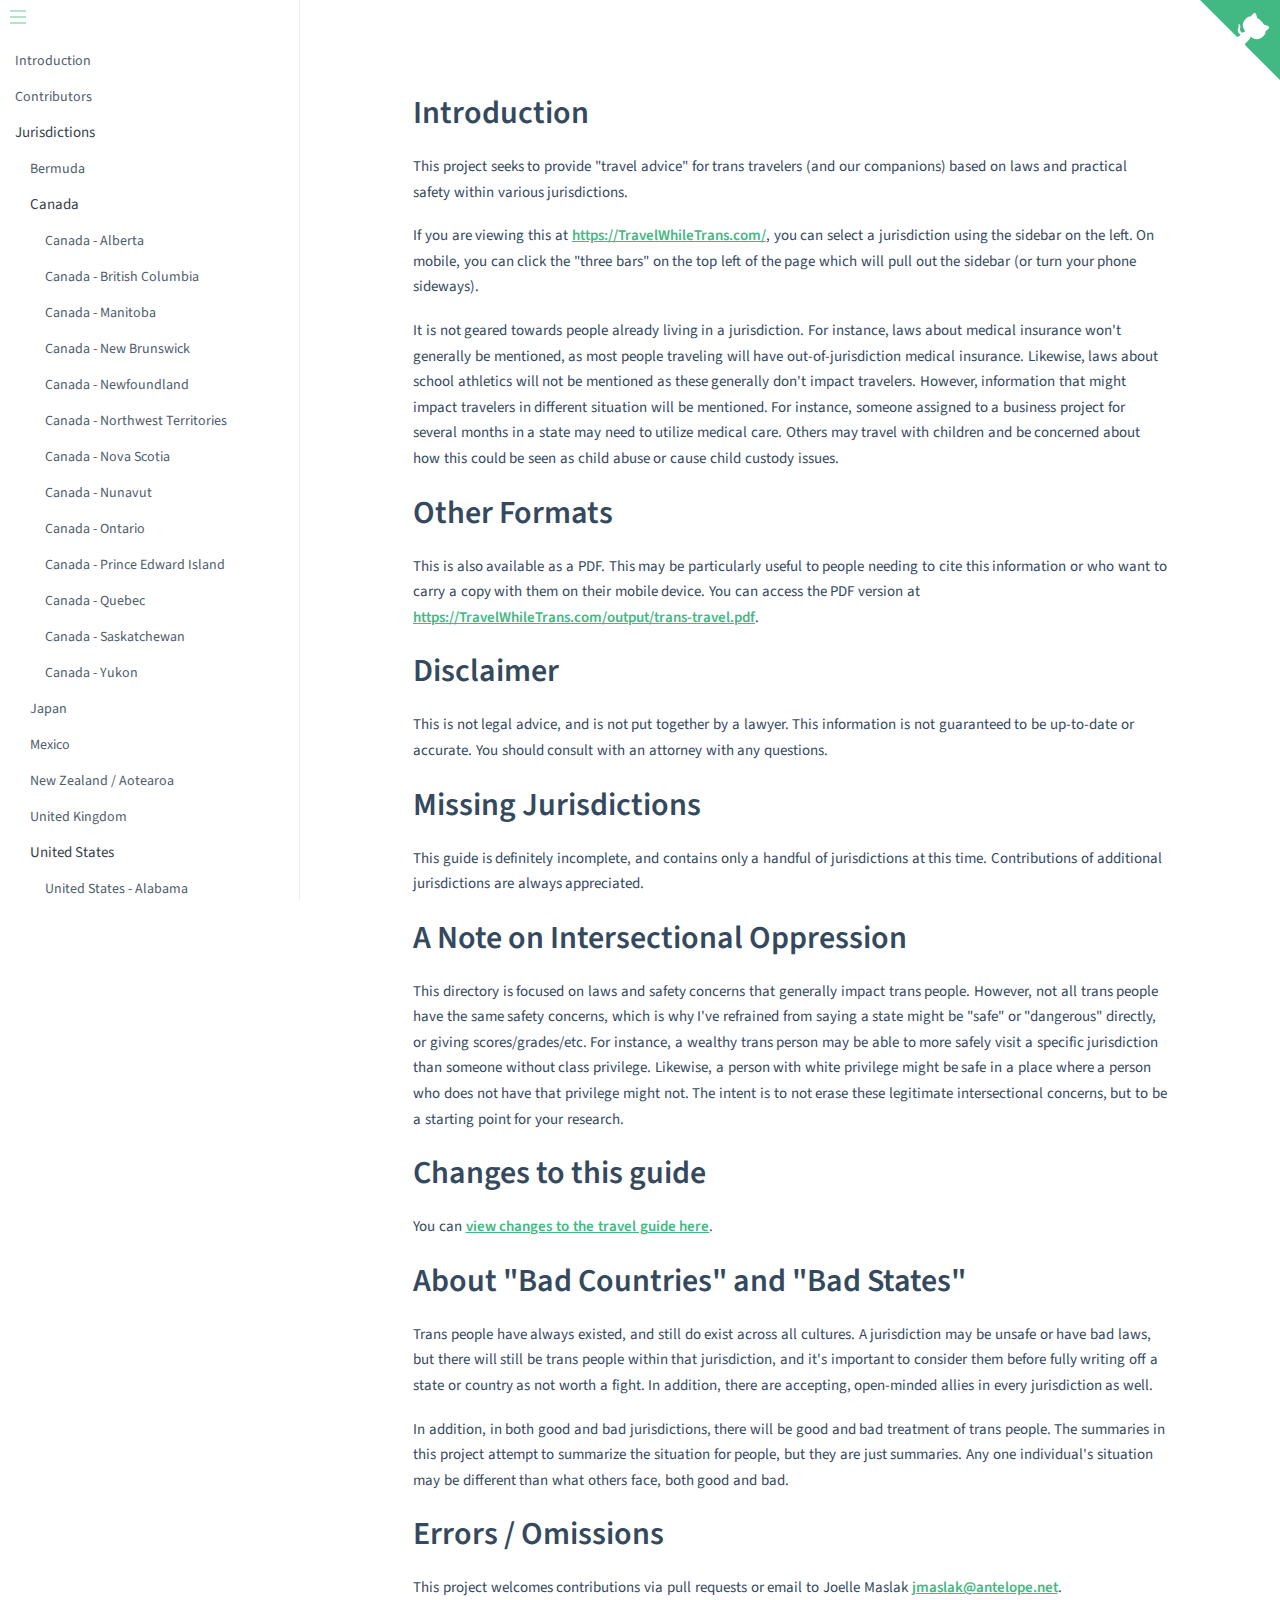
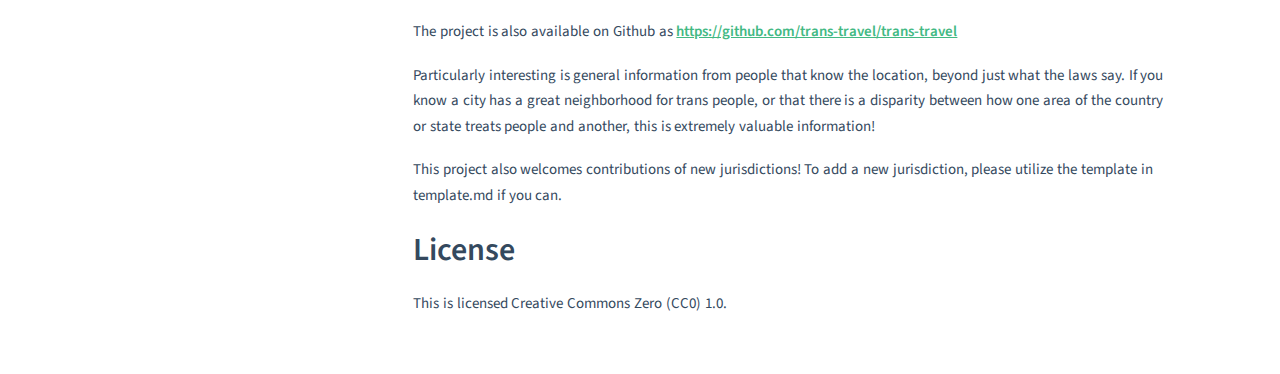
<file: index.html>
<!DOCTYPE html>
<html lang="en">
<head>
  <meta charset="UTF-8">
  <title>Trans Travel Guide</title>
  <meta http-equiv="X-UA-Compatible" content="IE=edge,chrome=1" />
  <meta name="description" content="Description">
  <meta name="viewport" content="width=device-width, initial-scale=1.0, minimum-scale=1.0">
  <link rel="stylesheet" href="./_docsify/themes/vue.css">
  <link rel="stylesheet" href="./_vue_override.css">
</head>
<body>
  <div id="app"></div>
  <script>
    window.$docsify = {
      loadSidebar: true,
      name: '',
      repo: 'https://github.com/trans-travel/trans-travel'
    }
  </script>
  <script src="./_docsify/docsify.js"></script>
  <a rel="me" href="https://social.joelle.us/@joelle"></a>
</body>
</html>
</file>
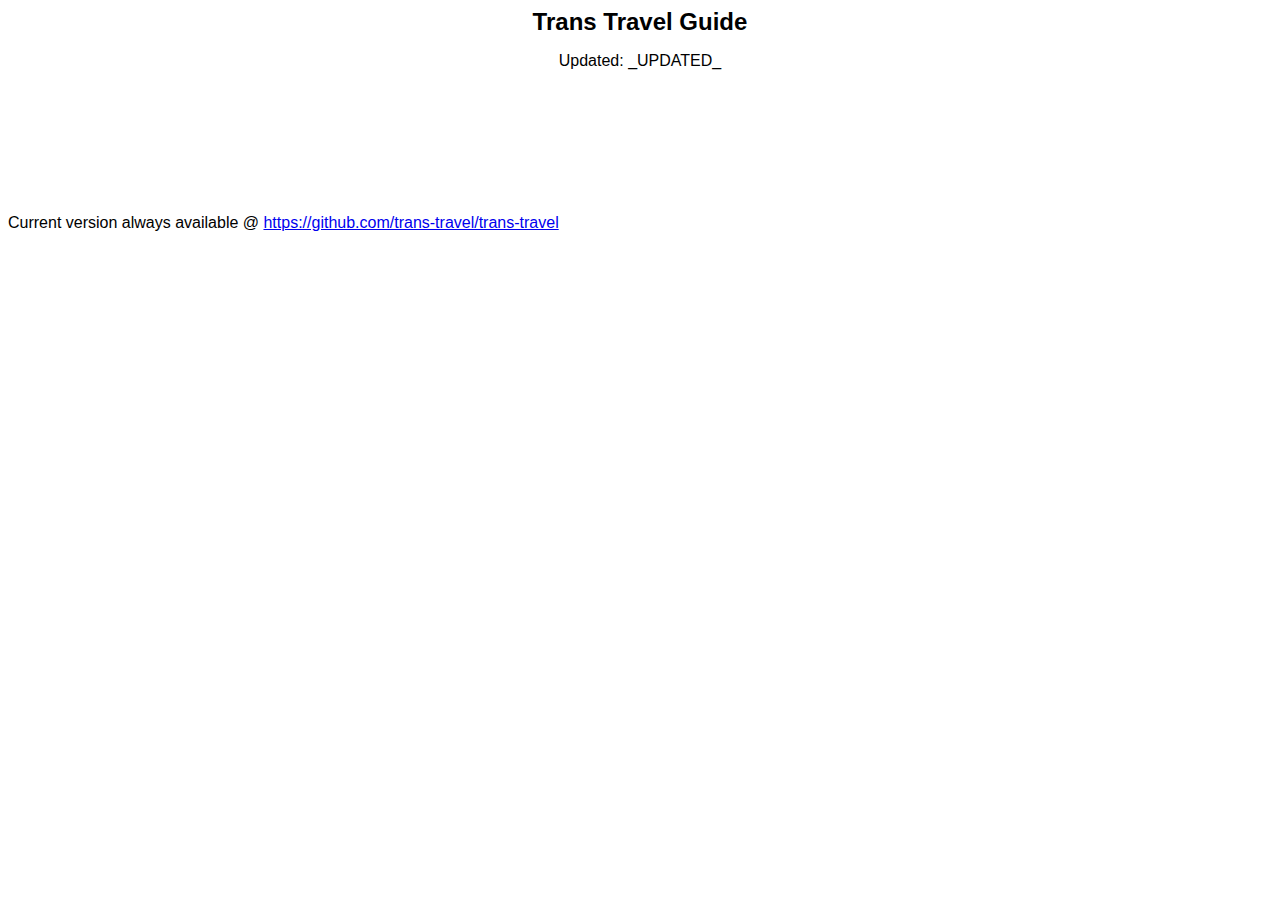
<file: pdf/template.html>
<html>
    <head>
        <link href="../pdf/my-style.css" rel="stylesheet" type="text/css" />
    </head>
    <body>
      <center>
        <h1>Trans Travel Guide</h1>
        Updated: _UPDATED_
      </center>
      <br>
      <br>
      <br>
      <br>
      <br>
      <br>
      <br>
      <br>
      Current version always available @ <a href="https://github.com/trans-travel/trans-travel">https://github.com/trans-travel/trans-travel</a>

      <!-- CONTENT -->
</body>
</html>
</file>
<file: _docsify/themes/vue.css>
@import url("https://fonts.googleapis.com/css?family=Roboto+Mono|Source+Sans+Pro:300,400,600");*{-webkit-font-smoothing:antialiased;-webkit-overflow-scrolling:touch;-webkit-tap-highlight-color:rgba(0,0,0,0);-webkit-text-size-adjust:none;-webkit-touch-callout:none;box-sizing:border-box}body:not(.ready){overflow:hidden}body:not(.ready) .app-nav,body:not(.ready)>nav,body:not(.ready) [data-cloak]{display:none}div#app{font-size:30px;font-weight:lighter;margin:40vh auto;text-align:center}div#app:empty:before{content:"Loading..."}img.emoji{height:1.2em}img.emoji,span.emoji{vertical-align:middle}span.emoji{font-family:Apple Color Emoji,Segoe UI Emoji,Segoe UI Symbol,Noto Color Emoji;font-size:1.2em}.progress{background-color:#42b983;background-color:var(--theme-color,#42b983);height:2px;left:0;position:fixed;right:0;top:0;transition:width .2s,opacity .4s;width:0;z-index:999999}.search .search-keyword,.search a:hover{color:#42b983;color:var(--theme-color,#42b983)}.search .search-keyword{font-style:normal;font-weight:700}body,html{height:100%}body{-moz-osx-font-smoothing:grayscale;-webkit-font-smoothing:antialiased;color:#34495e;font-family:Source Sans Pro,Helvetica Neue,Arial,sans-serif;font-size:15px;letter-spacing:0;margin:0;overflow-x:hidden}img{max-width:100%}a[disabled]{cursor:not-allowed;opacity:.6}kbd{border:1px solid #ccc;border-radius:3px;display:inline-block;font-size:12px!important;line-height:12px;margin-bottom:3px;padding:3px 5px;vertical-align:middle}li input[type=checkbox]{margin:0 .2em .25em 0;vertical-align:middle}.app-nav{margin:25px 60px 0 0;position:absolute;right:0;text-align:right;z-index:10}.app-nav.no-badge{margin-right:25px}.app-nav p{margin:0}.app-nav>a{margin:0 1rem;padding:5px 0}.app-nav li,.app-nav ul{display:inline-block;list-style:none;margin:0}.app-nav a{color:inherit;font-size:16px;text-decoration:none;transition:color .3s}.app-nav a.active,.app-nav a:hover{color:#42b983;color:var(--theme-color,#42b983)}.app-nav a.active{border-bottom:2px solid #42b983;border-bottom:2px solid var(--theme-color,#42b983)}.app-nav li{display:inline-block;margin:0 1rem;padding:5px 0;position:relative;cursor:pointer}.app-nav li ul{background-color:#fff;border:1px solid;border-color:#ddd #ddd #ccc;border-radius:4px;box-sizing:border-box;display:none;max-height:calc(100vh - 61px);overflow-y:auto;padding:10px 0;position:absolute;right:-15px;text-align:left;top:100%;white-space:nowrap}.app-nav li ul li{display:block;font-size:14px;line-height:1rem;margin:8px 14px;white-space:nowrap}.app-nav li ul a{display:block;font-size:inherit;margin:0;padding:0}.app-nav li ul a.active{border-bottom:0}.app-nav li:hover ul{display:block}.github-corner{border-bottom:0;position:fixed;right:0;text-decoration:none;top:0;z-index:1}.github-corner:hover .octo-arm{animation:octocat-wave .56s ease-in-out}.github-corner svg{color:#fff;fill:#42b983;fill:var(--theme-color,#42b983);height:80px;width:80px}main{display:block;position:relative;width:100vw;height:100%;z-index:0}main.hidden{display:none}.anchor{display:inline-block;text-decoration:none;transition:all .3s}.anchor span{color:#34495e}.anchor:hover{text-decoration:underline}.sidebar{border-right:1px solid rgba(0,0,0,.07);overflow-y:auto;padding:40px 0 0;position:absolute;top:0;bottom:0;left:0;transition:transform .25s ease-out;width:300px;z-index:20}.sidebar>h1{margin:0 auto 1rem;font-size:1.5rem;font-weight:300;text-align:center}.sidebar>h1 a{color:inherit;text-decoration:none}.sidebar>h1 .app-nav{display:block;position:static}.sidebar .sidebar-nav{line-height:2em;padding-bottom:40px}.sidebar li.collapse .app-sub-sidebar{display:none}.sidebar ul{margin:0 0 0 15px;padding:0}.sidebar li>p{font-weight:700;margin:0}.sidebar ul,.sidebar ul li{list-style:none}.sidebar ul li a{border-bottom:none;display:block}.sidebar ul li ul{padding-left:20px}.sidebar::-webkit-scrollbar{width:4px}.sidebar::-webkit-scrollbar-thumb{background:transparent;border-radius:4px}.sidebar:hover::-webkit-scrollbar-thumb{background:hsla(0,0%,53.3%,.4)}.sidebar:hover::-webkit-scrollbar-track{background:hsla(0,0%,53.3%,.1)}.sidebar-toggle{background-color:transparent;background-color:hsla(0,0%,100%,.8);border:0;outline:none;padding:10px;position:absolute;bottom:0;left:0;text-align:center;transition:opacity .3s;width:284px;z-index:30;cursor:pointer}.sidebar-toggle:hover .sidebar-toggle-button{opacity:.4}.sidebar-toggle span{background-color:#42b983;background-color:var(--theme-color,#42b983);display:block;margin-bottom:4px;width:16px;height:2px}body.sticky .sidebar,body.sticky .sidebar-toggle{position:fixed}.content{padding-top:60px;position:absolute;top:0;right:0;bottom:0;left:300px;transition:left .25s ease}.markdown-section{margin:0 auto;max-width:80%;padding:30px 15px 40px;position:relative}.markdown-section>*{box-sizing:border-box;font-size:inherit}.markdown-section>:first-child{margin-top:0!important}.markdown-section hr{border:none;border-bottom:1px solid #eee;margin:2em 0}.markdown-section iframe{border:1px solid #eee;width:1px;min-width:100%}.markdown-section table{border-collapse:collapse;border-spacing:0;display:block;margin-bottom:1rem;overflow:auto;width:100%}.markdown-section th{font-weight:700}.markdown-section td,.markdown-section th{border:1px solid #ddd;padding:6px 13px}.markdown-section tr{border-top:1px solid #ccc}.markdown-section p.tip,.markdown-section tr:nth-child(2n){background-color:#f8f8f8}.markdown-section p.tip{border-bottom-right-radius:2px;border-left:4px solid #f66;border-top-right-radius:2px;margin:2em 0;padding:12px 24px 12px 30px;position:relative}.markdown-section p.tip:before{background-color:#f66;border-radius:100%;color:#fff;content:"!";font-family:Dosis,Source Sans Pro,Helvetica Neue,Arial,sans-serif;font-size:14px;font-weight:700;left:-12px;line-height:20px;position:absolute;height:20px;width:20px;text-align:center;top:14px}.markdown-section p.tip code{background-color:#efefef}.markdown-section p.tip em{color:#34495e}.markdown-section p.warn{background:rgba(66,185,131,.1);border-radius:2px;padding:1rem}.markdown-section ul.task-list>li{list-style-type:none}body.close .sidebar{transform:translateX(-300px)}body.close .sidebar-toggle{width:auto}body.close .content{left:0}@media print{.app-nav,.github-corner,.sidebar,.sidebar-toggle{display:none}}@media screen and (max-width:768px){.github-corner,.sidebar,.sidebar-toggle{position:fixed}.app-nav{margin-top:16px}.app-nav li ul{top:30px}main{height:auto;min-height:100vh;overflow-x:hidden}.sidebar{left:-300px;transition:transform .25s ease-out}.content{left:0;max-width:100vw;position:static;padding-top:20px;transition:transform .25s ease}.app-nav,.github-corner{transition:transform .25s ease-out}.sidebar-toggle{background-color:transparent;width:auto;padding:30px 30px 10px 10px}body.close .sidebar{transform:translateX(300px)}body.close .sidebar-toggle{background-color:hsla(0,0%,100%,.8);transition:background-color 1s;width:284px;padding:10px}body.close .content{transform:translateX(300px)}body.close .app-nav,body.close .github-corner{display:none}.github-corner:hover .octo-arm{animation:none}.github-corner .octo-arm{animation:octocat-wave .56s ease-in-out}}@keyframes octocat-wave{0%,to{transform:rotate(0)}20%,60%{transform:rotate(-25deg)}40%,80%{transform:rotate(10deg)}}section.cover{position:relative;align-items:center;background-position:50%;background-repeat:no-repeat;background-size:cover;min-height:100vh;width:100%;display:none}section.cover.show{display:flex}section.cover.has-mask .mask{background-color:#fff;opacity:.8;position:absolute;top:0;bottom:0;width:100%}section.cover .cover-main{flex:1;margin:0 16px;text-align:center;position:relative}section.cover a{color:inherit}section.cover a,section.cover a:hover{text-decoration:none}section.cover p{line-height:1.5rem;margin:1em 0}section.cover h1{color:inherit;font-size:2.5rem;font-weight:300;margin:.625rem 0 2.5rem;position:relative;text-align:center}section.cover h1 a{display:block}section.cover h1 small{bottom:-.4375rem;font-size:1rem;position:absolute}section.cover blockquote{font-size:1.5rem;text-align:center}section.cover ul{line-height:1.8;list-style-type:none;margin:1em auto;max-width:500px;padding:0}section.cover .cover-main>p:last-child a{border-radius:2rem;border:1px solid #42b983;border-color:var(--theme-color,#42b983);box-sizing:border-box;color:#42b983;color:var(--theme-color,#42b983);display:inline-block;font-size:1.05rem;letter-spacing:.1rem;margin:.5rem 1rem;padding:.75em 2rem;text-decoration:none;transition:all .15s ease}section.cover .cover-main>p:last-child a:last-child{background-color:#42b983;background-color:var(--theme-color,#42b983);color:#fff}section.cover .cover-main>p:last-child a:last-child:hover{color:inherit;opacity:.8}section.cover .cover-main>p:last-child a:hover{color:inherit}section.cover blockquote>p>a{border-bottom:2px solid #42b983;border-bottom:2px solid var(--theme-color,#42b983);transition:color .3s}section.cover blockquote>p>a:hover{color:#42b983;color:var(--theme-color,#42b983)}.sidebar,body{background-color:#fff}.sidebar{color:#364149}.sidebar li{margin:6px 0}.sidebar ul li a{color:#505d6b;font-size:14px;font-weight:400;overflow:hidden;text-decoration:none;text-overflow:ellipsis;white-space:nowrap}.sidebar ul li a:hover{text-decoration:underline}.sidebar ul li ul{padding:0}.sidebar ul li.active>a{border-right:2px solid;color:#42b983;color:var(--theme-color,#42b983);font-weight:600}.app-sub-sidebar li:before{content:"-";padding-right:4px;float:left}.markdown-section h1,.markdown-section h2,.markdown-section h3,.markdown-section h4,.markdown-section strong{color:#2c3e50;font-weight:600}.markdown-section a{color:#42b983;color:var(--theme-color,#42b983);font-weight:600}.markdown-section h1{font-size:2rem;margin:0 0 1rem}.markdown-section h2{font-size:1.75rem;margin:45px 0 .8rem}.markdown-section h3{font-size:1.5rem;margin:40px 0 .6rem}.markdown-section h4{font-size:1.25rem}.markdown-section h5{font-size:1rem}.markdown-section h6{color:#777;font-size:1rem}.markdown-section figure,.markdown-section p{margin:1.2em 0}.markdown-section ol,.markdown-section p,.markdown-section ul{line-height:1.6rem;word-spacing:.05rem}.markdown-section ol,.markdown-section ul{padding-left:1.5rem}.markdown-section blockquote{border-left:4px solid #42b983;border-left:4px solid var(--theme-color,#42b983);color:#858585;margin:2em 0;padding-left:20px}.markdown-section blockquote p{font-weight:600;margin-left:0}.markdown-section iframe{margin:1em 0}.markdown-section em{color:#7f8c8d}.markdown-section code,.markdown-section output:after,.markdown-section pre{font-family:Roboto Mono,Monaco,courier,monospace}.markdown-section code,.markdown-section pre{background-color:#f8f8f8}.markdown-section output,.markdown-section pre{margin:1.2em 0;position:relative}.markdown-section output,.markdown-section pre>code{border-radius:2px;display:block}.markdown-section output:after,.markdown-section pre>code{-moz-osx-font-smoothing:initial;-webkit-font-smoothing:initial}.markdown-section code{border-radius:2px;color:#e96900;margin:0 2px;padding:3px 5px;white-space:pre-wrap}.markdown-section>:not(h1):not(h2):not(h3):not(h4):not(h5):not(h6) code{font-size:.8rem}.markdown-section pre{padding:0 1.4rem;line-height:1.5rem;overflow:auto;word-wrap:normal}.markdown-section pre>code{color:#525252;font-size:.8rem;padding:2.2em 5px;line-height:inherit;margin:0 2px;max-width:inherit;overflow:inherit;white-space:inherit}.markdown-section output{padding:1.7rem 1.4rem;border:1px dotted #ccc}.markdown-section output>:first-child{margin-top:0}.markdown-section output>:last-child{margin-bottom:0}.markdown-section code:after,.markdown-section code:before,.markdown-section output:after,.markdown-section output:before{letter-spacing:.05rem}.markdown-section output:after,.markdown-section pre:after{color:#ccc;font-size:.6rem;font-weight:600;height:15px;line-height:15px;padding:5px 10px 0;position:absolute;right:0;text-align:right;top:0;content:attr(data-lang)}.token.cdata,.token.comment,.token.doctype,.token.prolog{color:#8e908c}.token.namespace{opacity:.7}.token.boolean,.token.number{color:#c76b29}.token.punctuation{color:#525252}.token.property{color:#c08b30}.token.tag{color:#2973b7}.token.string{color:#42b983;color:var(--theme-color,#42b983)}.token.selector{color:#6679cc}.token.attr-name{color:#2973b7}.language-css .token.string,.style .token.string,.token.entity,.token.url{color:#22a2c9}.token.attr-value,.token.control,.token.directive,.token.unit{color:#42b983;color:var(--theme-color,#42b983)}.token.function,.token.keyword{color:#e96900}.token.atrule,.token.regex,.token.statement{color:#22a2c9}.token.placeholder,.token.variable{color:#3d8fd1}.token.deleted{text-decoration:line-through}.token.inserted{border-bottom:1px dotted #202746;text-decoration:none}.token.italic{font-style:italic}.token.bold,.token.important{font-weight:700}.token.important{color:#c94922}.token.entity{cursor:help}code .token{-moz-osx-font-smoothing:initial;-webkit-font-smoothing:initial;min-height:1.5rem;position:relative;left:auto}
</file>
<file: _vue_override.css>
.sidebar-toggle {
  top: 0;
  bottom: unset;
}
</file>
<file: pdf/my-style.css>
:root {
    --font-scale-9: 1rem;
    --font-scale-10: 1rem;
    --font-scale-11: 1.05rem;
    --font-scale-12: 1.1rem;
    --font-scale-13: 1.25rem;
    --font-scale-14: 1.5rem;
    font-family: Arial, Helvetica, sans-serif;
}

h1 {
    font-size: var(--font-scale-14);
    string-set: heading content();
}

h2 {
    font-size: var(--font-scale-12);
}

section {
    break-after: always;
}

.table-of-contents ul {
    font-size: var(--font-scale-9);
}  

.table-of-contents li.level2 {
  text-indent: 1em;
}

.table-of-contents li.level3 {
  text-indent: 2em;
}

#contents {
  page: clean;
}
#contents p {
  /* font-size: 2em; */
}
#contents ul {
  display: block;
  margin: 1em 0;
  padding: 0;
}
#contents li {
  display: block;
}
#contents a {
  /* color: inherit; */
  text-decoration: none;
}
#contents a::after {
  content: target-counter(attr(href), page);
  float: right;
}

@page {
  margin: 2cm 2cm 3cm 2cm;
  size: 8.5in 11in;
}

@page :right,:left {
  @top-right {
    content: string(heading);
    position: absolute;
    z-index: -1;
  }
  @bottom-right {
    content: counter(page);
    position: absolute;
    z-index: -1;
  }
}

@page full {
  @bottom-right {
    content: none;
  }

  @bottom-left {
    content: none;
  }

  background: black;
  margin: 0;
}

@page :blank {
  @bottom-right {
    content: none;
  }

  @bottom-left {
    content: none;
  }
}

@page clean {
  @bottom-right {
    content: none;
  }

  @bottom-left {
    content: none;
  }
}
</file>
